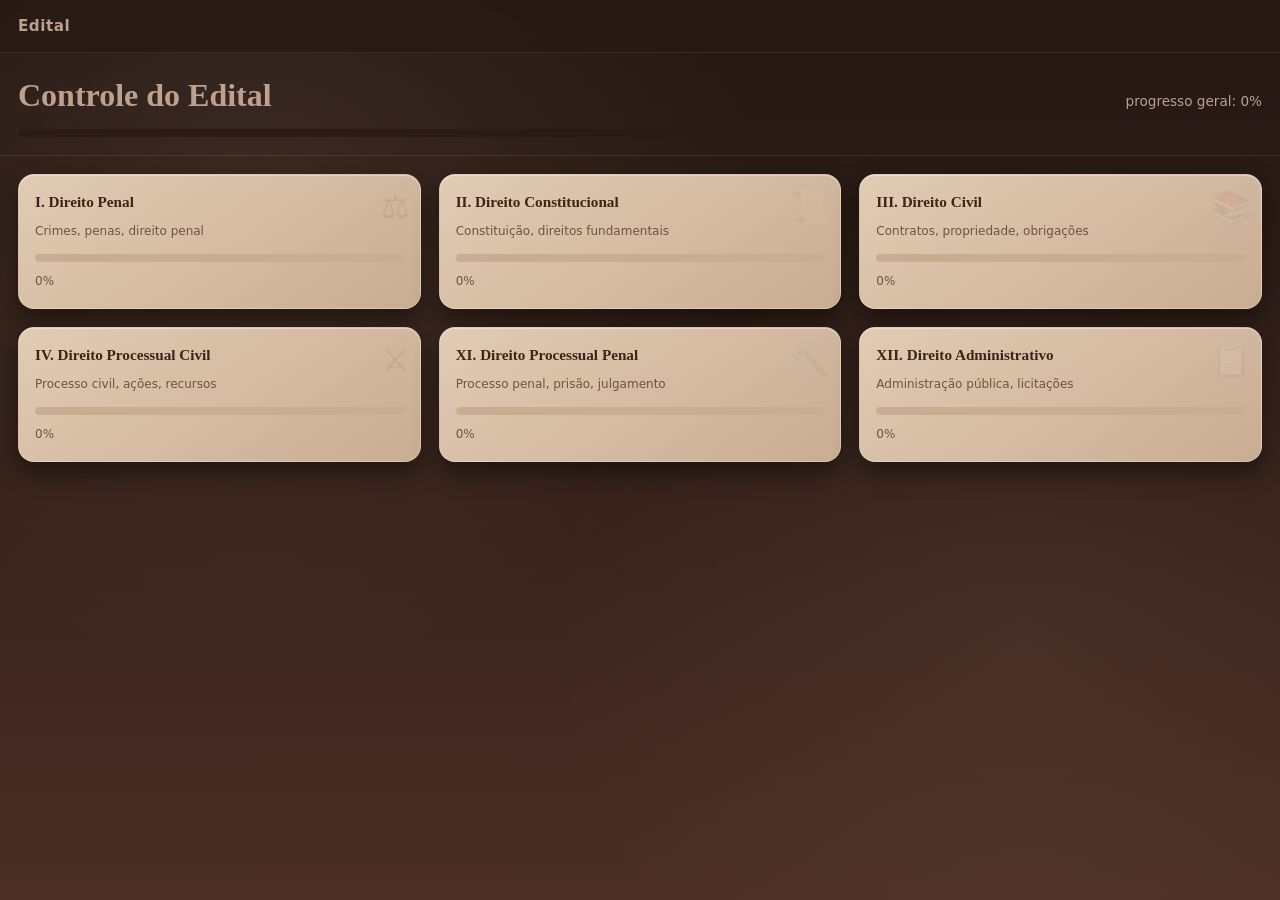
<file: index.html>
<!DOCTYPE html>
<html lang="pt-BR">
<head>
  <meta charset="UTF-8">
  <title>Controle do Edital</title>
  <meta name="viewport" content="width=device-width, initial-scale=1.0">
  <link rel="stylesheet" href="style.css">
</head>

<body>

<!-- MENU -->
<nav class="main-nav">
  <div class="nav-container">

    <div class="nav-brand">
      <span class="nav-title">Edital</span>
    </div>

    <button class="nav-toggle" aria-label="Abrir menu">
      ☰
    </button>

    <ul class="nav-links">
      <li><a href="index.html">Visão geral</a></li>
      <li><a href="hoje.html">Hoje</a></li>
      <li><a href="ciclo.html">Ciclo</a></li>
      <li><a href="estatisticas.html">Estatísticas</a></li>
      <li><a href="config.html">Configurações</a></li>
    </ul>

  </div>
</nav>

<header>
  <div class="header-top">
    <h1>Controle do Edital</h1>
    <span class="subtitle">progresso geral</span>
  </div>

  <!-- Barra de progresso geral -->
  <div class="global-progress">
    <div class="global-progress-fill" id="global-progress-fill"></div>
  </div>
</header>

<main class="container">
  <section class="grid">

    <!-- I -->
    <a class="card" data-materia="direito-penal" href="materias/penal.html">
      <span class="emoji-bg">⚖️</span>
      <h3>I. Direito Penal</h3>
      <small>Crimes, penas, direito penal</small>
      <div class="progress-bar">
        <div class="progress-fill"></div>
      </div>
      <span class="progress-text">0%</span>
    </a>

    <!-- II -->
    <a class="card" data-materia="direito-constitucional" href="materias/const.html">
      <span class="emoji-bg">📜</span>
      <h3>II. Direito Constitucional</h3>
      <small>Constituição, direitos fundamentais</small>
      <div class="progress-bar">
        <div class="progress-fill"></div>
      </div>
      <span class="progress-text">0%</span>
    </a>

    <!-- III -->
    <a class="card" data-materia="direito-civil" href="materias/civ.html">
      <span class="emoji-bg">📚</span>
      <h3>III. Direito Civil</h3>
      <small>Contratos, propriedade, obrigações</small>
      <div class="progress-bar">
        <div class="progress-fill"></div>
      </div>
      <span class="progress-text">0%</span>
    </a>

    <!-- IV -->
    <a class="card" data-materia="direito-processual-civil" href="materias/procciv.html">
      <span class="emoji-bg">⚔️</span>
      <h3>IV. Direito Processual Civil</h3>
      <small>Processo civil, ações, recursos</small>
      <div class="progress-bar">
        <div class="progress-fill"></div>
      </div>
      <span class="progress-text">0%</span>
    </a>

    <!-- V -->
    <a class="card" data-materia="direito-processual-penal" href="materias/procpen.html">
      <span class="emoji-bg">🔨</span>
      <h3>XI. Direito Processual Penal</h3>
      <small>Processo penal, prisão, julgamento</small>
      <div class="progress-bar">
        <div class="progress-fill"></div>
      </div>
      <span class="progress-text">0%</span>
    </a>

    <!-- XII -->
    <a class="card" data-materia="direito-administrativo" href="materias/adm.html">
      <span class="emoji-bg">📋</span>
      <h3>XII. Direito Administrativo</h3>
      <small>Administração pública, licitações</small>
      <div class="progress-bar">
        <div class="progress-fill"></div>
      </div>
      <span class="progress-text">0%</span>
    </a>

  </section>
</main>

<script src="js.js"></script>
</body>
</html>
</file>
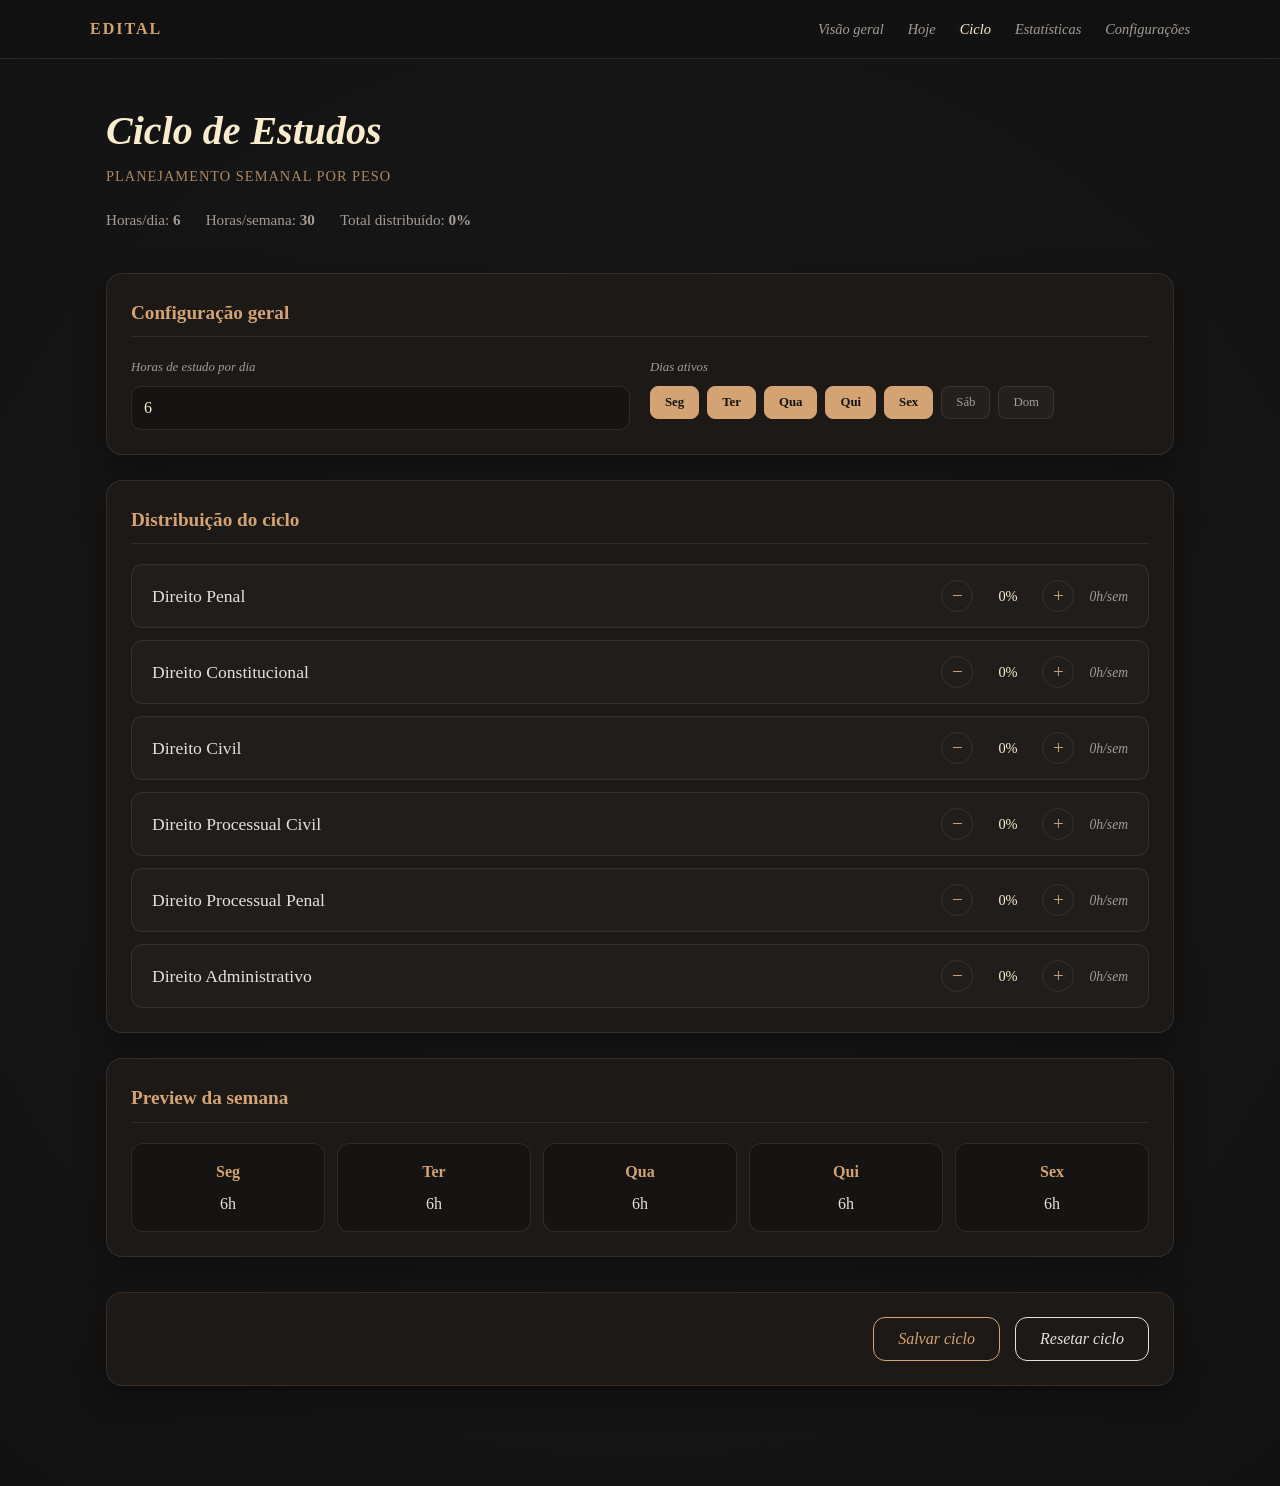
<file: ciclo.html>
<!DOCTYPE html>
<html lang="pt-BR">
<head>
  <meta charset="UTF-8">
  <title>Ciclo — Controle do Edital</title>
  <meta name="viewport" content="width=device-width, initial-scale=1.0">
  <link rel="stylesheet" href="ciclo.css">
</head>

<body>

<nav class="main-nav">
  <div class="nav-container">
    <span class="nav-title">Edital</span>

    <ul class="nav-links">
      <li><a href="index.html">Visão geral</a></li>
      <li><a href="hoje.html">Hoje</a></li>
      <li><a href="ciclo.html" class="active">Ciclo</a></li>
      <li><a href="estatisticas.html">Estatísticas</a></li>
      <li><a href="config.html">Configurações</a></li>
    </ul>
  </div>
</nav>

<header>
  <div class="header-top">
    <h1>Ciclo de Estudos</h1>
    <span class="subtitle">planejamento semanal por peso</span>
  </div>

  <div class="cycle-summary">
    <span>Horas/dia: <strong id="hours-per-day">0</strong></span>
    <span>Horas/semana: <strong id="hours-per-week">0</strong></span>
    <span>Total distribuído: <strong id="percent-used">0%</strong></span>
    <span style="display: none;">Fim: <strong id="cycle-end"></strong></span>
  </div>

  <div class="global-progress">
    <div class="global-progress-fill" id="percent-bar" style="width: 0%;"></div>
  </div>
</header>

<main class="container">

  <section class="panel">
    <h3>Configuração geral</h3>

    <div class="config-grid">
      <div class="config-item">
        <label for="daily-hours">Horas de estudo por dia</label>
        <input type="number" id="daily-hours" min="1" max="12" value="6">
      </div>

      <div class="config-item">
        <label>Dias ativos</label>
        <div class="weekdays" id="weekdays">
          <button type="button" data-day="1">Seg</button>
          <button type="button" data-day="2">Ter</button>
          <button type="button" data-day="3">Qua</button>
          <button type="button" data-day="4">Qui</button>
          <button type="button" data-day="5">Sex</button>
          <button type="button" data-day="6">Sáb</button>
          <button type="button" data-day="0">Dom</button>
        </div>
      </div>
    </div>
  </section>

  <section class="panel">
    <h3>Distribuição do ciclo</h3>

    <div class="cycle-subjects" id="cycle-subjects">
      </div>
  </section>

  <section class="panel">
    <h3>Preview da semana</h3>

    <div class="week-preview" id="week-preview">
      </div>
  </section>

  <section class="panel actions">
    <button id="save-cycle">Salvar ciclo</button>
    <button id="reset-cycle" class="danger">Resetar ciclo</button>
  </section>

</main>

<script src="ciclo.js"></script>
</body>
</html>
</file>
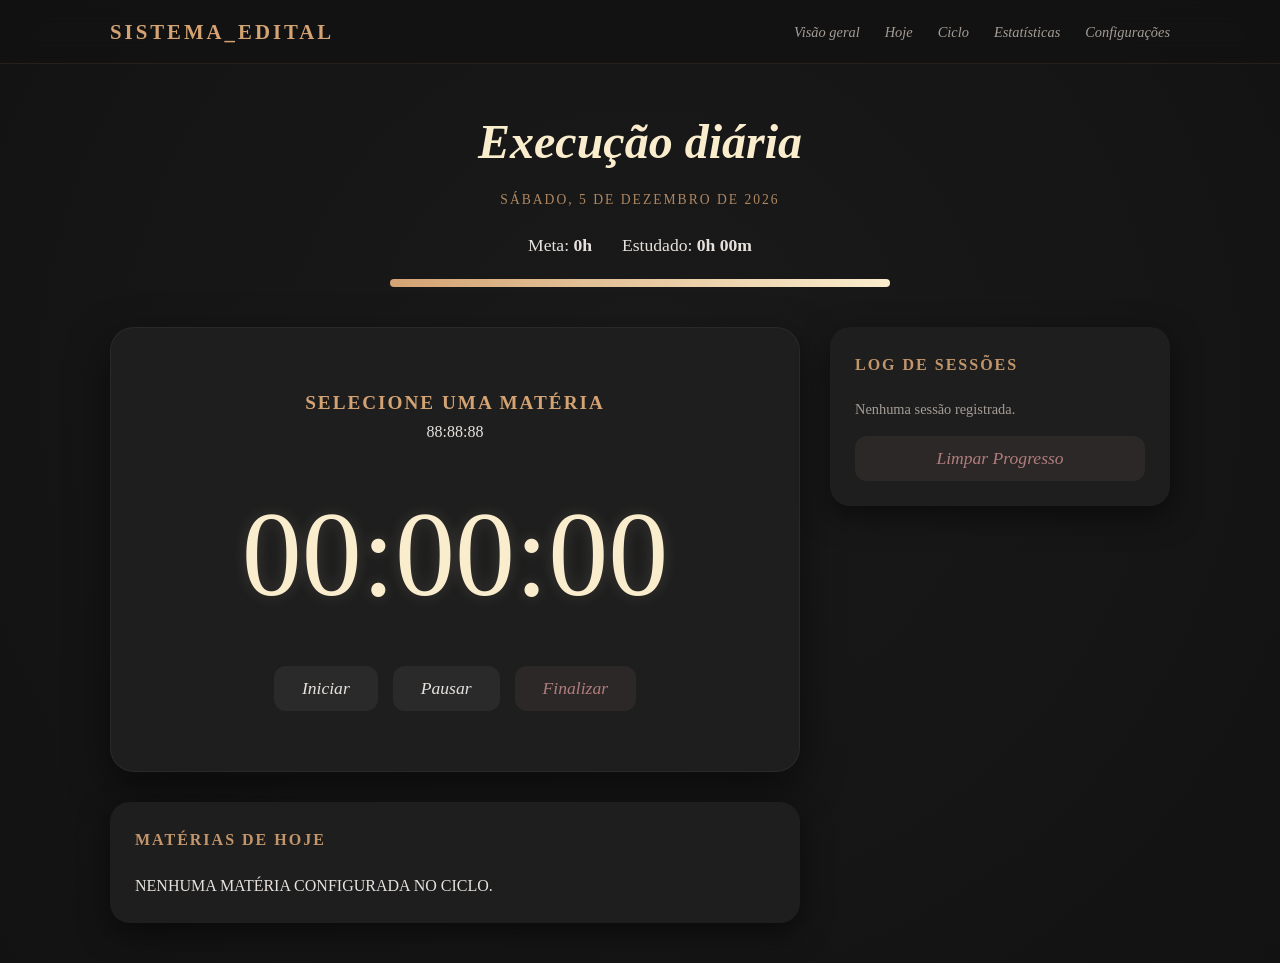
<file: hoje.html>
<!DOCTYPE html>
<html lang="pt-BR">
<head>
  <meta charset="UTF-8">
  <meta name="viewport" content="width=device-width, initial-scale=1.0">
  <title>Hoje — Execução</title>
  <link href="https://fonts.googleapis.com/css2?family=Nunito:wght@400;600;700&family=Quicksand:wght@500;600&display=swap" rel="stylesheet">
  <link rel="stylesheet" href="hoje.css">
</head>
<body>

<nav class="main-nav">
  <div class="nav-container">
    <span class="nav-title">SISTEMA_EDITAL</span>
    <ul class="nav-links">
      <li><a href="index.html">Visão geral</a></li>
      <li><a href="hoje.html">Hoje</a></li>
      <li><a href="ciclo.html">Ciclo</a></li>
      <li><a href="estatisticas.html">Estatísticas</a></li>
      <li><a href="config.html">Configurações</a></li>
    </ul>
  </div>
</nav>

<main class="container">
  <header>
    <h1>Execução diária</h1>
    <p id="current-date-display">—</p>

    <div class="cycle-summary">
      <span>Meta: <strong id="daily-target">0h</strong></span>
      <span>Estudado: <strong id="daily-done">0h 00m</strong></span>
    </div>

    <div class="global-progress">
      <div class="global-progress-fill" id="daily-progress-bar"></div>
    </div>
  </header>

  <section class="today-grid">
    <section>
      <section class="timer-section">
        <h2 id="active-subject-title">Selecione uma matéria</h2>
        <div class="timer-container">
          <div class="timer-bg">88:88:88</div>
          <div class="timer-display" id="main-timer">00:00:00</div>
        </div>

        <div class="timer-controls">
          <button id="btn-start">Iniciar</button>
          <button id="btn-pause">Pausar</button>
          <button id="btn-stop" class="danger">Finalizar</button>
        </div>
      </section>

      <section class="panel">
        <h3>Matérias de hoje</h3>
        <div id="today-subjects-list">
          <div class="subject-card active">
            <div class="subject-info">
              <strong>Direito Constitucional</strong>
              <small>Progresso: 45%</small>
              <div class="progress-mini">
                <div class="progress-mini-fill" style="width: 45%;"></div>
              </div>
            </div>
          </div>
        </div>
      </section>
    </section>

    <aside>
      <section class="panel">
        <h3>Log de sessões</h3>
        <div class="session-log" id="session-log-list">
          <p class="empty-log">Nenhuma sessão registrada.</p>
        </div>
        <button id="btn-clear-logs" class="danger" style="width: 100%; margin-top: 15px;">
          Limpar Progresso
        </button>
      </section>
    </aside>
  </section>
</main>

<script src="hoje.js"></script>
</body>
</html>
</file>
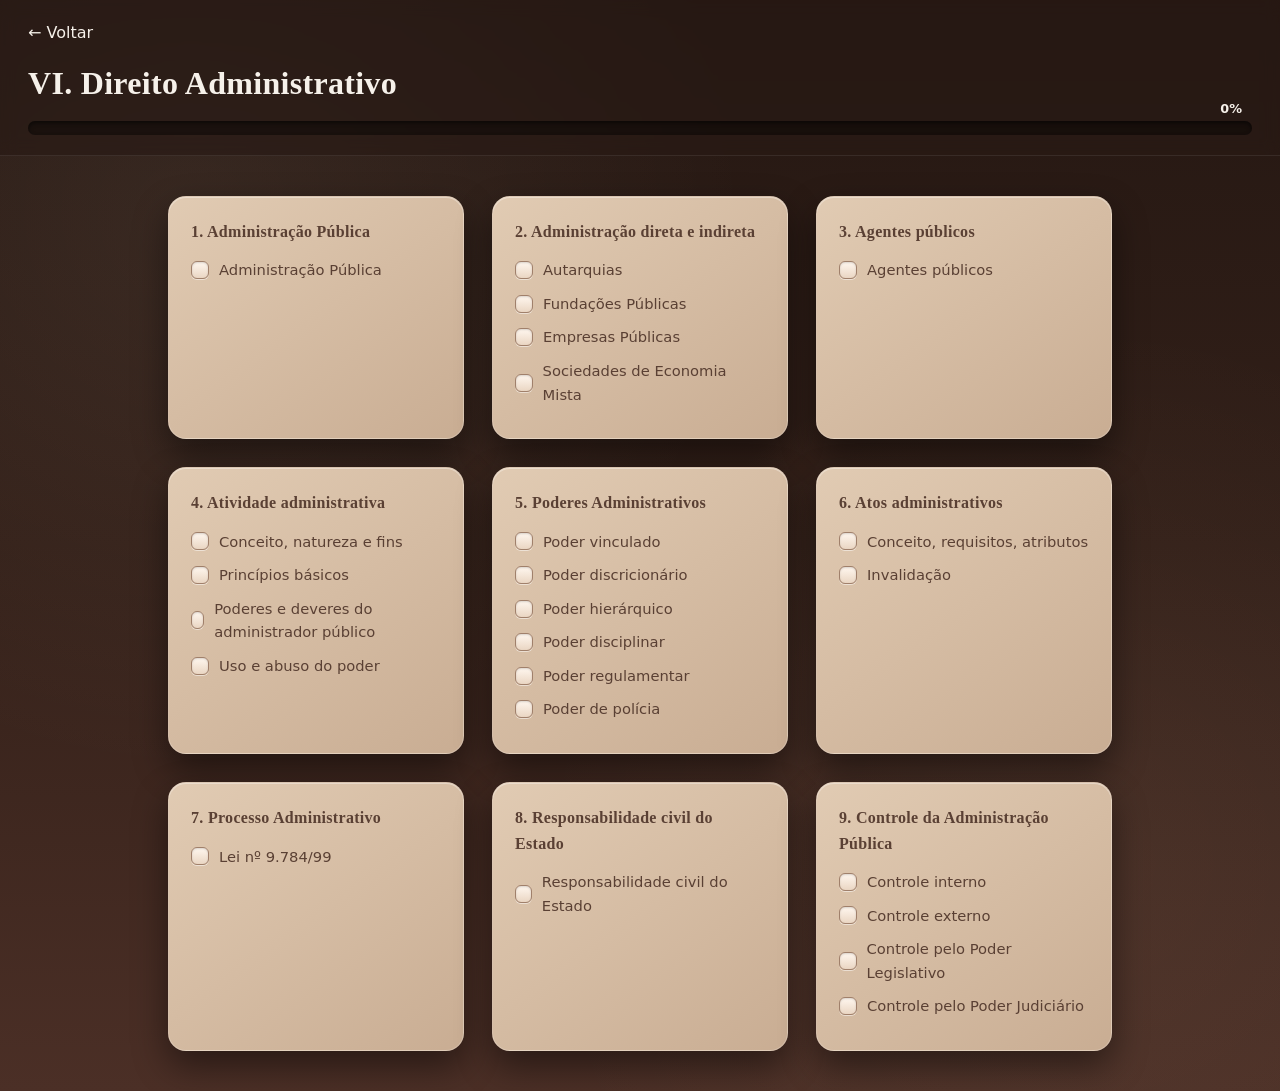
<file: materias/adm.html>
<!DOCTYPE html>
<html lang="pt-BR">
<head>
  <meta charset="UTF-8">
  <title>VI. Direito Administrativo</title>
  <meta name="viewport" content="width=device-width, initial-scale=1.0">
  <link rel="stylesheet" href="geral.css">
</head>
<body>

<header class="top-bar">
  <a href="../index.html" class="back">← Voltar</a>
  <h1>VI. Direito Administrativo</h1>

  <div class="progress-wrapper">
    <div class="progress-bar">
      <div class="progress-fill"></div>
      <span class="progress-text">0%</span>
    </div>
  </div>
</header>

<main class="content" data-materia="direito-administrativo">

  <!-- 1. Administração Pública -->
  <section class="bloco">
    <h2>1. Administração Pública</h2>
    <label><input type="checkbox"> Administração Pública</label>
  </section>

  <!-- 2. Administração direta e indireta -->
  <section class="bloco">
    <h2>2. Administração direta e indireta</h2>
    <label><input type="checkbox"> Autarquias</label>
    <label><input type="checkbox"> Fundações Públicas</label>
    <label><input type="checkbox"> Empresas Públicas</label>
    <label><input type="checkbox"> Sociedades de Economia Mista</label>
  </section>

  <!-- 3. Agentes públicos -->
  <section class="bloco">
    <h2>3. Agentes públicos</h2>
    <label><input type="checkbox"> Agentes públicos</label>
  </section>

  <!-- 4. Atividade administrativa -->
  <section class="bloco">
    <h2>4. Atividade administrativa</h2>
    <label><input type="checkbox"> Conceito, natureza e fins</label>
    <label><input type="checkbox"> Princípios básicos</label>
    <label><input type="checkbox"> Poderes e deveres do administrador público</label>
    <label><input type="checkbox"> Uso e abuso do poder</label>
  </section>

  <!-- 5. Poderes Administrativos -->
  <section class="bloco">
    <h2>5. Poderes Administrativos</h2>
    <label><input type="checkbox"> Poder vinculado</label>
    <label><input type="checkbox"> Poder discricionário</label>
    <label><input type="checkbox"> Poder hierárquico</label>
    <label><input type="checkbox"> Poder disciplinar</label>
    <label><input type="checkbox"> Poder regulamentar</label>
    <label><input type="checkbox"> Poder de polícia</label>
  </section>

  <!-- 6. Atos administrativos -->
  <section class="bloco">
    <h2>6. Atos administrativos</h2>
    <label><input type="checkbox"> Conceito, requisitos, atributos</label>
    <label><input type="checkbox"> Invalidação</label>
  </section>

  <!-- 7. Processo Administrativo -->
  <section class="bloco">
    <h2>7. Processo Administrativo</h2>
    <label><input type="checkbox"> Lei nº 9.784/99</label>
  </section>

  <!-- 8. Responsabilidade civil do Estado -->
  <section class="bloco">
    <h2>8. Responsabilidade civil do Estado</h2>
    <label><input type="checkbox"> Responsabilidade civil do Estado</label>
  </section>

  <!-- 9. Controle da Administração Pública -->
  <section class="bloco">
    <h2>9. Controle da Administração Pública</h2>
    <label><input type="checkbox"> Controle interno</label>
    <label><input type="checkbox"> Controle externo</label>
    <label><input type="checkbox"> Controle pelo Poder Legislativo</label>
    <label><input type="checkbox"> Controle pelo Poder Judiciário</label>
  </section>

</main>

<script src="geral.js"></script>
</body>
</html>
</file>
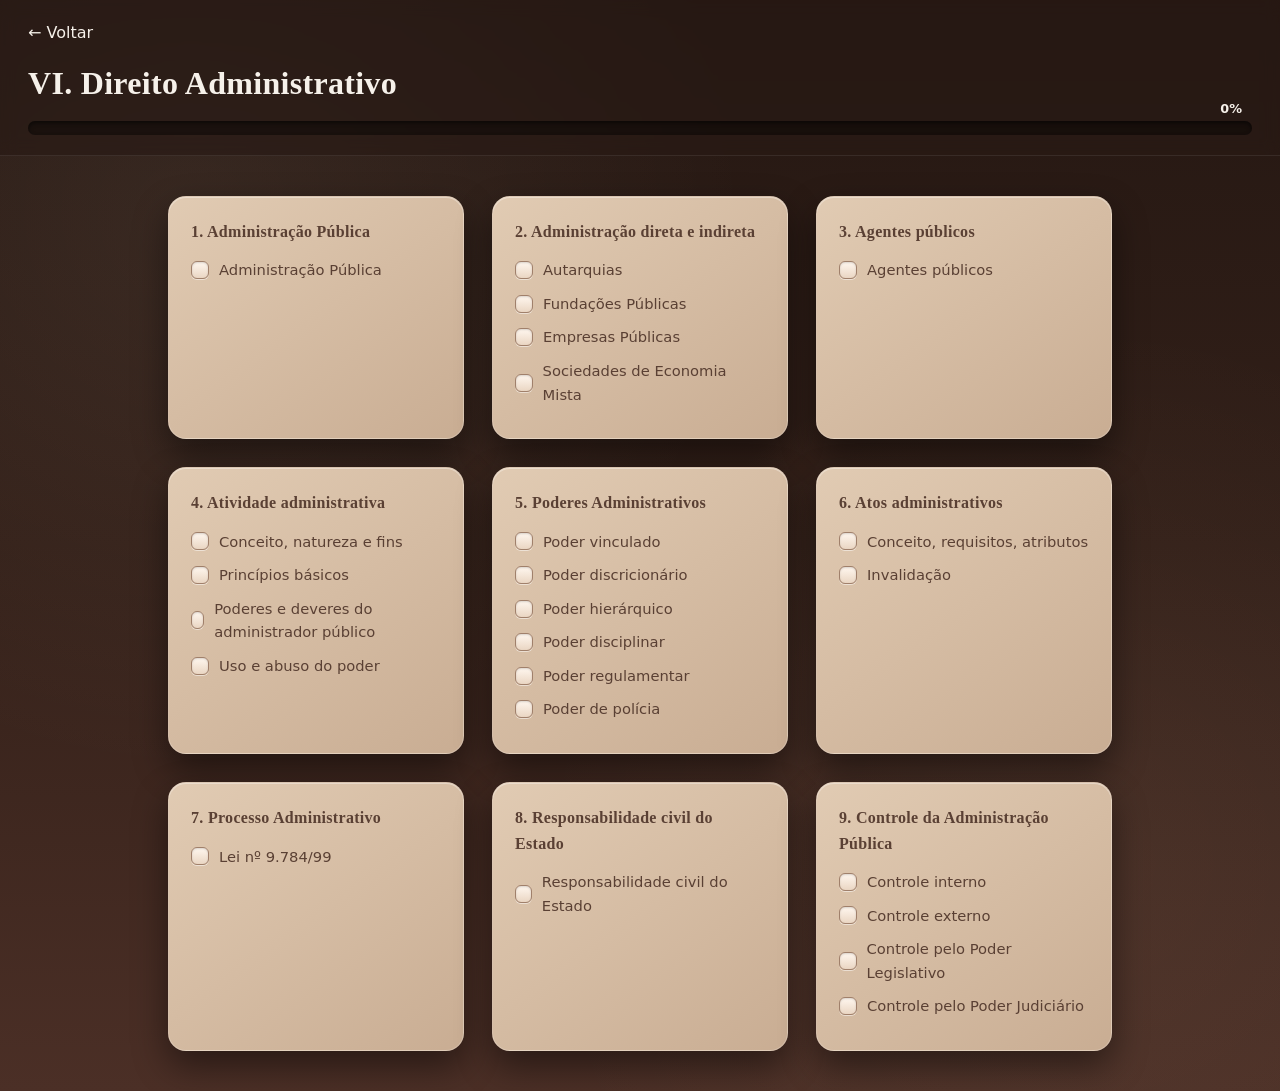
<file: materias/civ.html>
<!DOCTYPE html>
<html lang="pt-BR">
<head>
  <meta charset="UTF-8">
  <title>Direito Civil</title>
  <meta name="viewport" content="width=device-width, initial-scale=1.0">
  <link rel="stylesheet" href="geral.css">
</head>
<body>

<header class="top-bar">
  <a href="../index.html" class="back">← Voltar</a>
  <h1>VI. Direito Administrativo</h1>

  <div class="progress-wrapper">
    <div class="progress-bar">
      <div class="progress-fill"></div>
      <span class="progress-text">0%</span>
    </div>
  </div>
</header>

<main class="content" data-materia="direito-administrativo">

  <!-- 1. Administração Pública -->
  <section class="bloco">
    <h2>1. Administração Pública</h2>
    <label><input type="checkbox"> Administração Pública</label>
  </section>

  <!-- 2. Administração direta e indireta -->
  <section class="bloco">
    <h2>2. Administração direta e indireta</h2>
    <label><input type="checkbox"> Autarquias</label>
    <label><input type="checkbox"> Fundações Públicas</label>
    <label><input type="checkbox"> Empresas Públicas</label>
    <label><input type="checkbox"> Sociedades de Economia Mista</label>
  </section>

  <!-- 3. Agentes públicos -->
  <section class="bloco">
    <h2>3. Agentes públicos</h2>
    <label><input type="checkbox"> Agentes públicos</label>
  </section>

  <!-- 4. Atividade administrativa -->
  <section class="bloco">
    <h2>4. Atividade administrativa</h2>
    <label><input type="checkbox"> Conceito, natureza e fins</label>
    <label><input type="checkbox"> Princípios básicos</label>
    <label><input type="checkbox"> Poderes e deveres do administrador público</label>
    <label><input type="checkbox"> Uso e abuso do poder</label>
  </section>

  <!-- 5. Poderes Administrativos -->
  <section class="bloco">
    <h2>5. Poderes Administrativos</h2>
    <label><input type="checkbox"> Poder vinculado</label>
    <label><input type="checkbox"> Poder discricionário</label>
    <label><input type="checkbox"> Poder hierárquico</label>
    <label><input type="checkbox"> Poder disciplinar</label>
    <label><input type="checkbox"> Poder regulamentar</label>
    <label><input type="checkbox"> Poder de polícia</label>
  </section>

  <!-- 6. Atos administrativos -->
  <section class="bloco">
    <h2>6. Atos administrativos</h2>
    <label><input type="checkbox"> Conceito, requisitos, atributos</label>
    <label><input type="checkbox"> Invalidação</label>
  </section>

  <!-- 7. Processo Administrativo -->
  <section class="bloco">
    <h2>7. Processo Administrativo</h2>
    <label><input type="checkbox"> Lei nº 9.784/99</label>
  </section>

  <!-- 8. Responsabilidade civil do Estado -->
  <section class="bloco">
    <h2>8. Responsabilidade civil do Estado</h2>
    <label><input type="checkbox"> Responsabilidade civil do Estado</label>
  </section>

  <!-- 9. Controle da Administração Pública -->
  <section class="bloco">
    <h2>9. Controle da Administração Pública</h2>
    <label><input type="checkbox"> Controle interno</label>
    <label><input type="checkbox"> Controle externo</label>
    <label><input type="checkbox"> Controle pelo Poder Legislativo</label>
    <label><input type="checkbox"> Controle pelo Poder Judiciário</label>
  </section>

</main>

<script src="geral.js"></script>
</body>
</html>
</file>
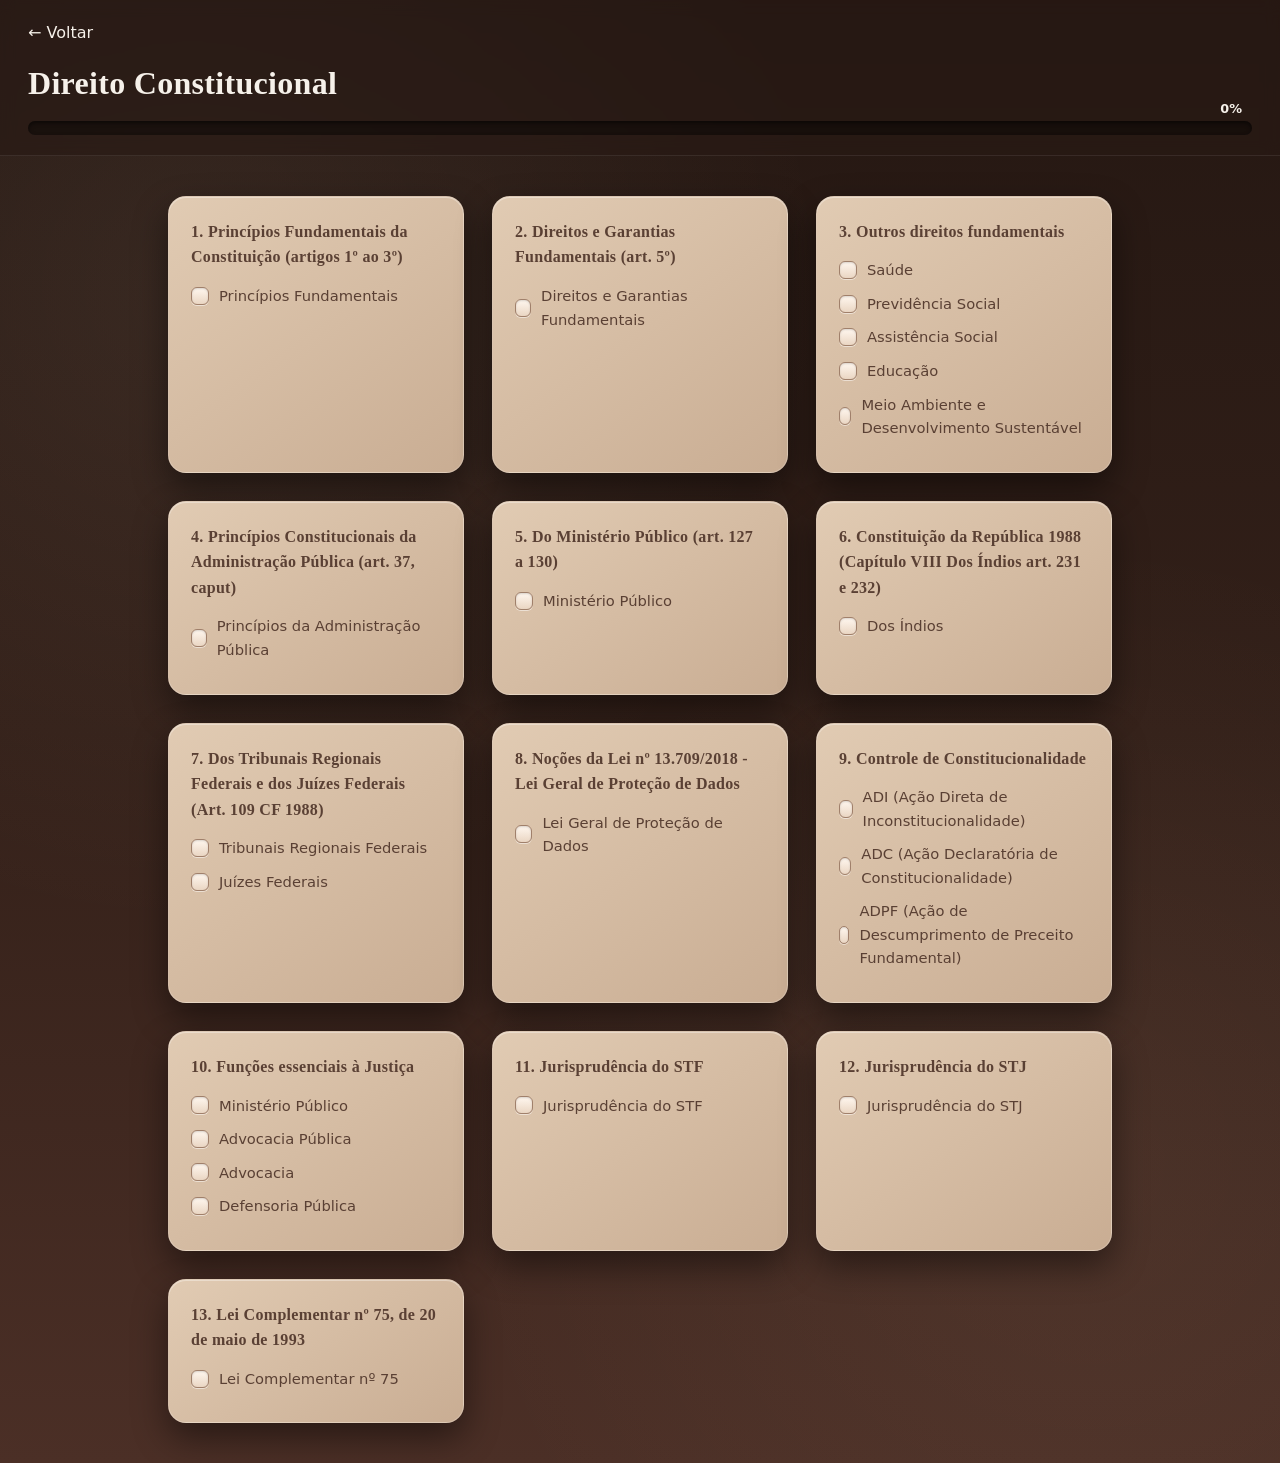
<file: materias/const.html>
<!DOCTYPE html>
<html lang="pt-BR">
<head>
  <meta charset="UTF-8">
  <title>Direito Constitucional</title>
  <meta name="viewport" content="width=device-width, initial-scale=1.0">
  <link rel="stylesheet" href="geral.css">
</head>
<body>

<header class="top-bar">
  <a href="../index.html" class="back">← Voltar</a>
  <h1>Direito Constitucional</h1>

  <div class="progress-wrapper">
    <div class="progress-bar">
      <div class="progress-fill"></div>
      <span class="progress-text">0%</span>
    </div>
  </div>
</header>

<main class="content" data-materia="direito-constitucional">

  <!-- 1. Princípios Fundamentais da Constituição -->
  <section class="bloco">
    <h2>1. Princípios Fundamentais da Constituição (artigos 1º ao 3º)</h2>
    <label><input type="checkbox"> Princípios Fundamentais</label>
  </section>

  <!-- 2. Direitos e Garantias Fundamentais -->
  <section class="bloco">
    <h2>2. Direitos e Garantias Fundamentais (art. 5º)</h2>
    <label><input type="checkbox"> Direitos e Garantias Fundamentais</label>
  </section>

  <!-- 3. Outros direitos fundamentais -->
  <section class="bloco">
    <h2>3. Outros direitos fundamentais</h2>
    <label><input type="checkbox"> Saúde</label>
    <label><input type="checkbox"> Previdência Social</label>
    <label><input type="checkbox"> Assistência Social</label>
    <label><input type="checkbox"> Educação</label>
    <label><input type="checkbox"> Meio Ambiente e Desenvolvimento Sustentável</label>
  </section>

  <!-- 4. Princípios Constitucionais da Administração Pública -->
  <section class="bloco">
    <h2>4. Princípios Constitucionais da Administração Pública (art. 37, caput)</h2>
    <label><input type="checkbox"> Princípios da Administração Pública</label>
  </section>

  <!-- 5. Do Ministério Público -->
  <section class="bloco">
    <h2>5. Do Ministério Público (art. 127 a 130)</h2>
    <label><input type="checkbox"> Ministério Público</label>
  </section>

  <!-- 6. Constituição da República 1988 - Dos Índios -->
  <section class="bloco">
    <h2>6. Constituição da República 1988 (Capítulo VIII Dos Índios art. 231 e 232)</h2>
    <label><input type="checkbox"> Dos Índios</label>
  </section>

  <!-- 7. Dos Tribunais Regionais Federais e dos Juízes Federais -->
  <section class="bloco">
    <h2>7. Dos Tribunais Regionais Federais e dos Juízes Federais (Art. 109 CF 1988)</h2>
    <label><input type="checkbox"> Tribunais Regionais Federais</label>
    <label><input type="checkbox"> Juízes Federais</label>
  </section>

  <!-- 8. Lei Geral de Proteção de Dados -->
  <section class="bloco">
    <h2>8. Noções da Lei nº 13.709/2018 - Lei Geral de Proteção de Dados</h2>
    <label><input type="checkbox"> Lei Geral de Proteção de Dados</label>
  </section>

  <!-- 9. Controle de Constitucionalidade -->
  <section class="bloco">
    <h2>9. Controle de Constitucionalidade</h2>
    <label><input type="checkbox"> ADI (Ação Direta de Inconstitucionalidade)</label>
    <label><input type="checkbox"> ADC (Ação Declaratória de Constitucionalidade)</label>
    <label><input type="checkbox"> ADPF (Ação de Descumprimento de Preceito Fundamental)</label>
  </section>

  <!-- 10. Funções essenciais à Justiça -->
  <section class="bloco">
    <h2>10. Funções essenciais à Justiça</h2>
    <label><input type="checkbox"> Ministério Público</label>
    <label><input type="checkbox"> Advocacia Pública</label>
    <label><input type="checkbox"> Advocacia</label>
    <label><input type="checkbox"> Defensoria Pública</label>
  </section>

  <!-- 11. Jurisprudência do STF -->
  <section class="bloco">
    <h2>11. Jurisprudência do STF</h2>
    <label><input type="checkbox"> Jurisprudência do STF</label>
  </section>

  <!-- 12. Jurisprudência do STJ -->
  <section class="bloco">
    <h2>12. Jurisprudência do STJ</h2>
    <label><input type="checkbox"> Jurisprudência do STJ</label>
  </section>

  <!-- 13. Lei Complementar nº 75 -->
  <section class="bloco">
    <h2>13. Lei Complementar nº 75, de 20 de maio de 1993</h2>
    <label><input type="checkbox"> Lei Complementar nº 75</label>
  </section>

</main>

<script src="geral.js"></script>
</body>
</html>
</file>
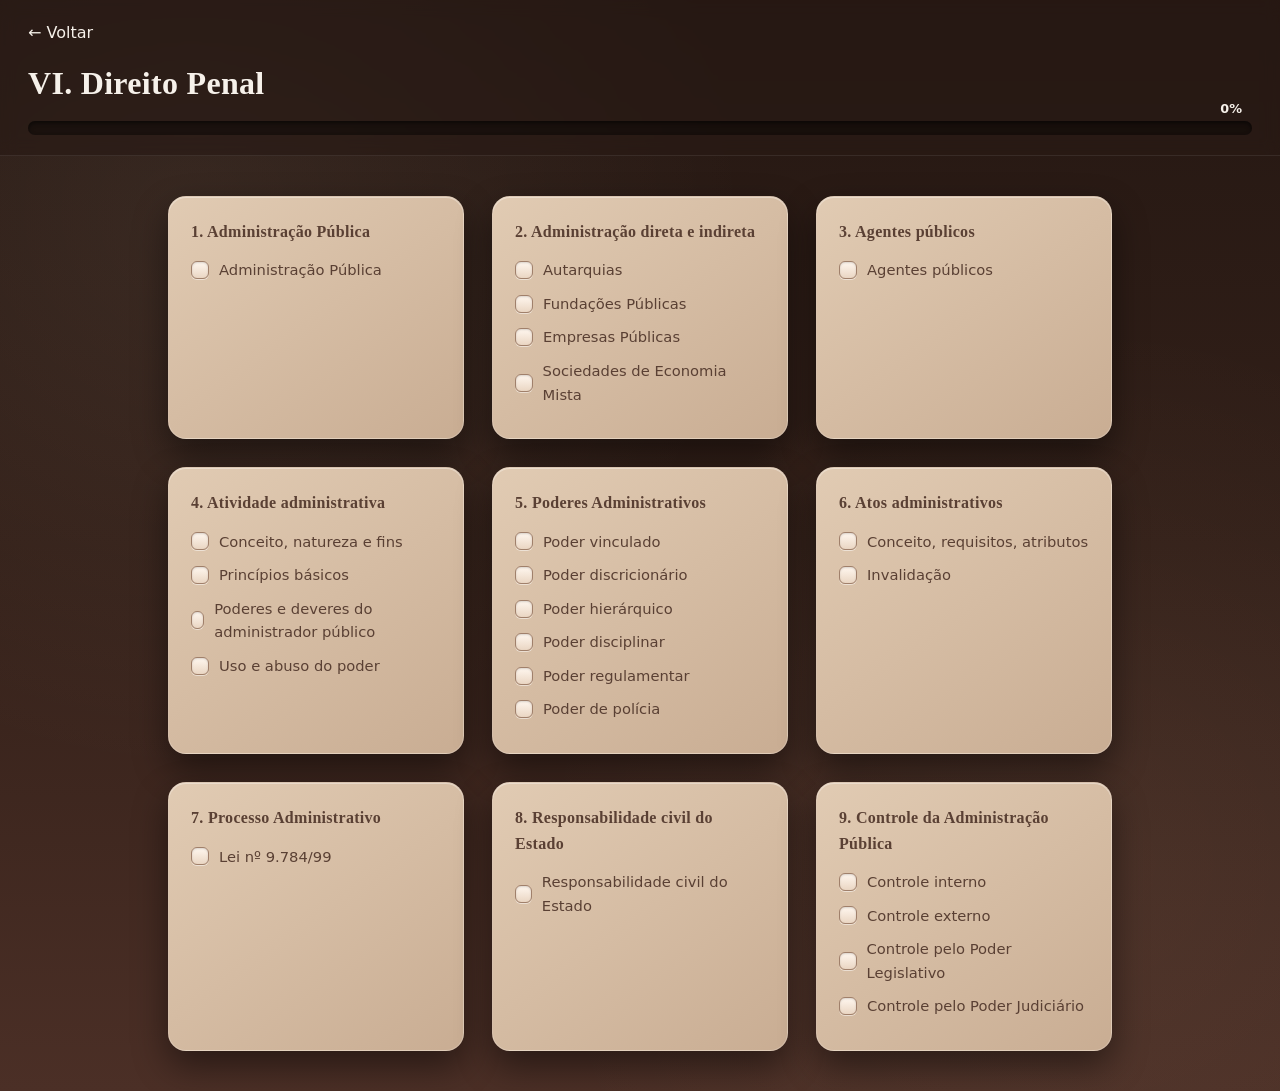
<file: materias/penal.html>
<!DOCTYPE html>
<html lang="pt-BR">
<head>
  <meta charset="UTF-8">
  <title>VI. Direito Penal</title>
  <meta name="viewport" content="width=device-width, initial-scale=1.0">
  <link rel="stylesheet" href="geral.css">
</head>
<body>

<header class="top-bar">
  <a href="../index.html" class="back">← Voltar</a>
  <h1>VI. Direito Penal</h1>

  <div class="progress-wrapper">
    <div class="progress-bar">
      <div class="progress-fill"></div>
      <span class="progress-text">0%</span>
    </div>
  </div>
</header>

<main class="content" data-materia="direito-administrativo">

  <!-- 1. Administração Pública -->
  <section class="bloco">
    <h2>1. Administração Pública</h2>
    <label><input type="checkbox"> Administração Pública</label>
  </section>

  <!-- 2. Administração direta e indireta -->
  <section class="bloco">
    <h2>2. Administração direta e indireta</h2>
    <label><input type="checkbox"> Autarquias</label>
    <label><input type="checkbox"> Fundações Públicas</label>
    <label><input type="checkbox"> Empresas Públicas</label>
    <label><input type="checkbox"> Sociedades de Economia Mista</label>
  </section>

  <!-- 3. Agentes públicos -->
  <section class="bloco">
    <h2>3. Agentes públicos</h2>
    <label><input type="checkbox"> Agentes públicos</label>
  </section>

  <!-- 4. Atividade administrativa -->
  <section class="bloco">
    <h2>4. Atividade administrativa</h2>
    <label><input type="checkbox"> Conceito, natureza e fins</label>
    <label><input type="checkbox"> Princípios básicos</label>
    <label><input type="checkbox"> Poderes e deveres do administrador público</label>
    <label><input type="checkbox"> Uso e abuso do poder</label>
  </section>

  <!-- 5. Poderes Administrativos -->
  <section class="bloco">
    <h2>5. Poderes Administrativos</h2>
    <label><input type="checkbox"> Poder vinculado</label>
    <label><input type="checkbox"> Poder discricionário</label>
    <label><input type="checkbox"> Poder hierárquico</label>
    <label><input type="checkbox"> Poder disciplinar</label>
    <label><input type="checkbox"> Poder regulamentar</label>
    <label><input type="checkbox"> Poder de polícia</label>
  </section>

  <!-- 6. Atos administrativos -->
  <section class="bloco">
    <h2>6. Atos administrativos</h2>
    <label><input type="checkbox"> Conceito, requisitos, atributos</label>
    <label><input type="checkbox"> Invalidação</label>
  </section>

  <!-- 7. Processo Administrativo -->
  <section class="bloco">
    <h2>7. Processo Administrativo</h2>
    <label><input type="checkbox"> Lei nº 9.784/99</label>
  </section>

  <!-- 8. Responsabilidade civil do Estado -->
  <section class="bloco">
    <h2>8. Responsabilidade civil do Estado</h2>
    <label><input type="checkbox"> Responsabilidade civil do Estado</label>
  </section>

  <!-- 9. Controle da Administração Pública -->
  <section class="bloco">
    <h2>9. Controle da Administração Pública</h2>
    <label><input type="checkbox"> Controle interno</label>
    <label><input type="checkbox"> Controle externo</label>
    <label><input type="checkbox"> Controle pelo Poder Legislativo</label>
    <label><input type="checkbox"> Controle pelo Poder Judiciário</label>
  </section>

</main>

<script src="geral.js"></script>
</body>
</html>
</file>
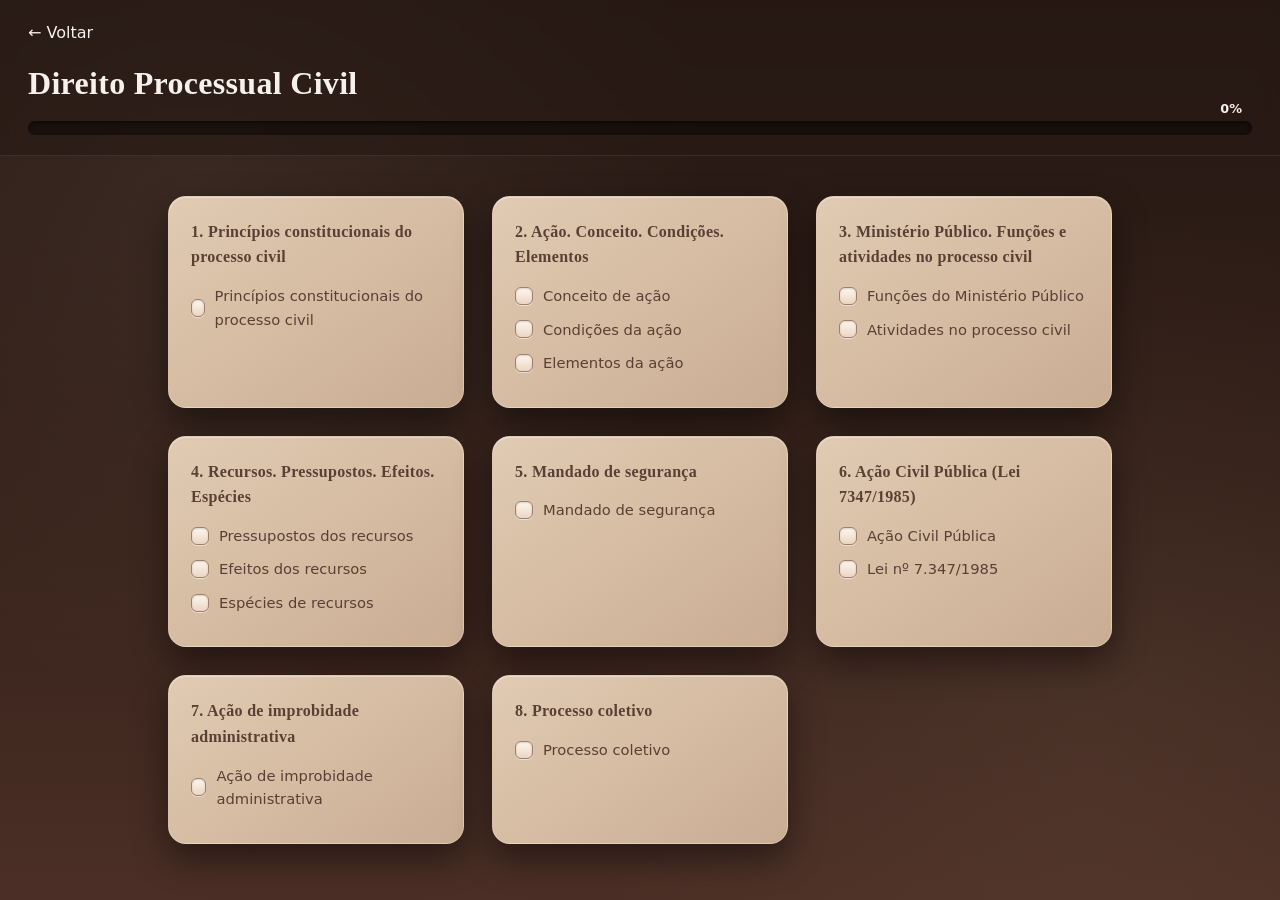
<file: materias/procciv.html>
<!DOCTYPE html>
<html lang="pt-BR">
<head>
  <meta charset="UTF-8">
  <title>Direito Processual Civil</title>
  <meta name="viewport" content="width=device-width, initial-scale=1.0">
  <link rel="stylesheet" href="geral.css">
</head>
<body>

<header class="top-bar">
  <a href="../index.html" class="back">← Voltar</a>
  <h1>Direito Processual Civil</h1>

  <div class="progress-wrapper">
    <div class="progress-bar">
      <div class="progress-fill"></div>
      <span class="progress-text">0%</span>
    </div>
  </div>
</header>

<main class="content" data-materia="direito-processual-civil">

  <!-- 1. Princípios constitucionais do processo civil -->
  <section class="bloco">
    <h2>1. Princípios constitucionais do processo civil</h2>
    <label><input type="checkbox"> Princípios constitucionais do processo civil</label>
  </section>

  <!-- 2. Ação -->
  <section class="bloco">
    <h2>2. Ação. Conceito. Condições. Elementos</h2>
    <label><input type="checkbox"> Conceito de ação</label>
    <label><input type="checkbox"> Condições da ação</label>
    <label><input type="checkbox"> Elementos da ação</label>
  </section>

  <!-- 3. Ministério Público -->
  <section class="bloco">
    <h2>3. Ministério Público. Funções e atividades no processo civil</h2>
    <label><input type="checkbox"> Funções do Ministério Público</label>
    <label><input type="checkbox"> Atividades no processo civil</label>
  </section>

  <!-- 4. Recursos -->
  <section class="bloco">
    <h2>4. Recursos. Pressupostos. Efeitos. Espécies</h2>
    <label><input type="checkbox"> Pressupostos dos recursos</label>
    <label><input type="checkbox"> Efeitos dos recursos</label>
    <label><input type="checkbox"> Espécies de recursos</label>
  </section>

  <!-- 5. Mandado de segurança -->
  <section class="bloco">
    <h2>5. Mandado de segurança</h2>
    <label><input type="checkbox"> Mandado de segurança</label>
  </section>

  <!-- 6. Ação Civil Pública -->
  <section class="bloco">
    <h2>6. Ação Civil Pública (Lei 7347/1985)</h2>
    <label><input type="checkbox"> Ação Civil Pública</label>
    <label><input type="checkbox"> Lei nº 7.347/1985</label>
  </section>

  <!-- 7. Ação de improbidade administrativa -->
  <section class="bloco">
    <h2>7. Ação de improbidade administrativa</h2>
    <label><input type="checkbox"> Ação de improbidade administrativa</label>
  </section>

  <!-- 8. Processo coletivo -->
  <section class="bloco">
    <h2>8. Processo coletivo</h2>
    <label><input type="checkbox"> Processo coletivo</label>
  </section>

</main>

<script src="geral.js"></script>
</body>
</html>
</file>
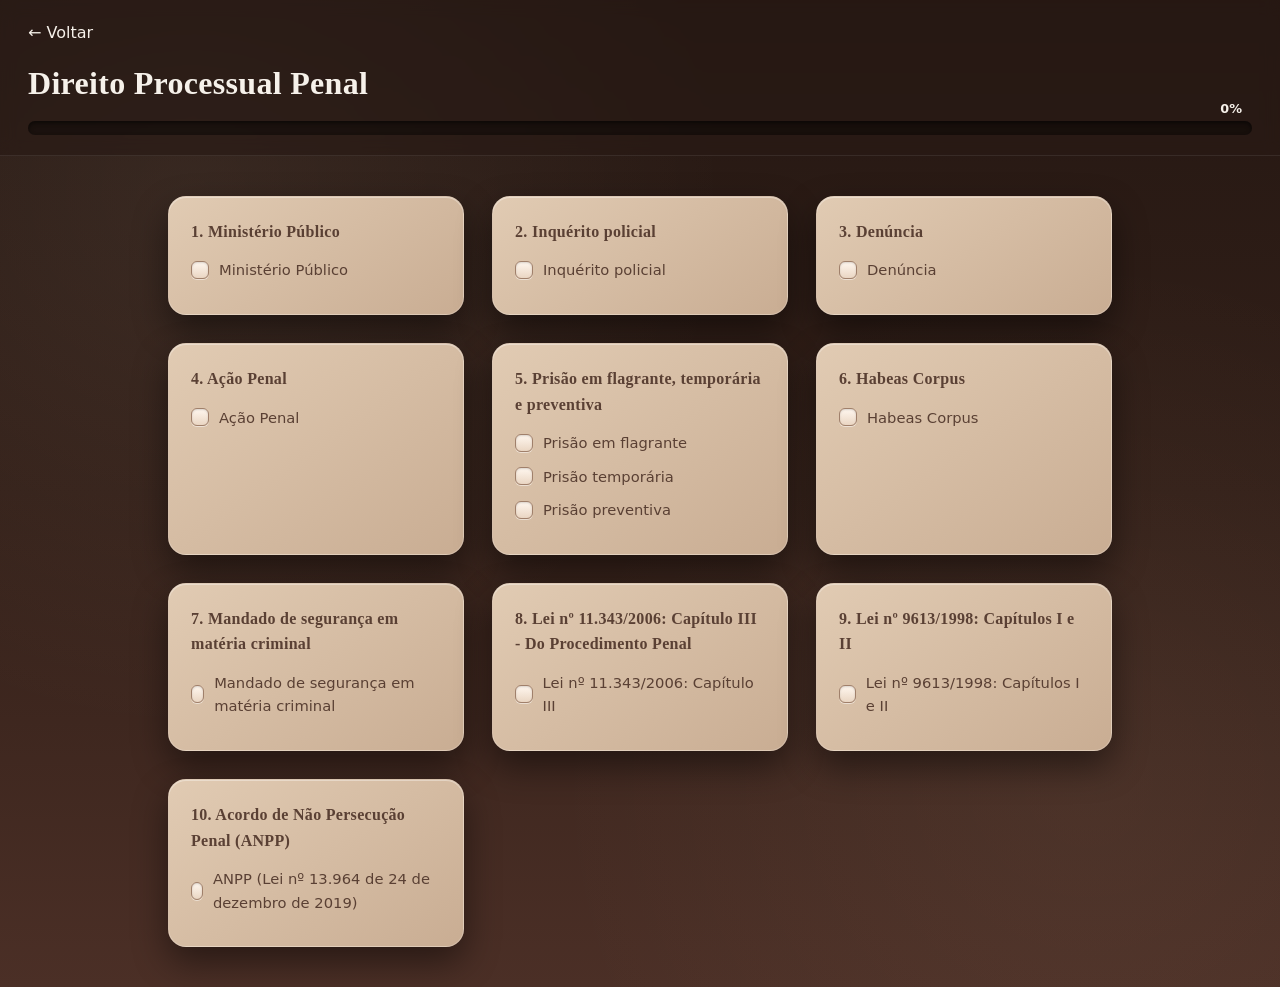
<file: materias/procpenal.html>
<!DOCTYPE html>
<html lang="pt-BR">
<head>
  <meta charset="UTF-8">
  <title>Direito Processual Penal</title>
  <meta name="viewport" content="width=device-width, initial-scale=1.0">
  <link rel="stylesheet" href="geral.css">
</head>
<body>

<header class="top-bar">
  <a href="../index.html" class="back">← Voltar</a>
  <h1>Direito Processual Penal</h1>

  <div class="progress-wrapper">
    <div class="progress-bar">
      <div class="progress-fill"></div>
      <span class="progress-text">0%</span>
    </div>
  </div>
</header>

<main class="content" data-materia="direito-processual-penal">

  <!-- 1. Ministério Público -->
  <section class="bloco">
    <h2>1. Ministério Público</h2>
    <label><input type="checkbox"> Ministério Público</label>
  </section>

  <!-- 2. Inquérito policial -->
  <section class="bloco">
    <h2>2. Inquérito policial</h2>
    <label><input type="checkbox"> Inquérito policial</label>
  </section>

  <!-- 3. Denúncia -->
  <section class="bloco">
    <h2>3. Denúncia</h2>
    <label><input type="checkbox"> Denúncia</label>
  </section>

  <!-- 4. Ação Penal -->
  <section class="bloco">
    <h2>4. Ação Penal</h2>
    <label><input type="checkbox"> Ação Penal</label>
  </section>

  <!-- 5. Prisão em flagrante, temporária e preventiva -->
  <section class="bloco">
    <h2>5. Prisão em flagrante, temporária e preventiva</h2>
    <label><input type="checkbox"> Prisão em flagrante</label>
    <label><input type="checkbox"> Prisão temporária</label>
    <label><input type="checkbox"> Prisão preventiva</label>
  </section>

  <!-- 6. Habeas Corpus -->
  <section class="bloco">
    <h2>6. Habeas Corpus</h2>
    <label><input type="checkbox"> Habeas Corpus</label>
  </section>

  <!-- 7. Mandado de segurança em matéria criminal -->
  <section class="bloco">
    <h2>7. Mandado de segurança em matéria criminal</h2>
    <label><input type="checkbox"> Mandado de segurança em matéria criminal</label>
  </section>

  <!-- 8. Lei nº 11.343/2006: Capítulo III - Do Procedimento Penal -->
  <section class="bloco">
    <h2>8. Lei nº 11.343/2006: Capítulo III - Do Procedimento Penal</h2>
    <label><input type="checkbox"> Lei nº 11.343/2006: Capítulo III</label>
  </section>

  <!-- 9. Lei nº 9613/1998: Capítulos I e II -->
  <section class="bloco">
    <h2>9. Lei nº 9613/1998: Capítulos I e II</h2>
    <label><input type="checkbox"> Lei nº 9613/1998: Capítulos I e II</label>
  </section>

  <!-- 10. Acordo de Não Persecução Penal (ANPP) -->
  <section class="bloco">
    <h2>10. Acordo de Não Persecução Penal (ANPP)</h2>
    <label><input type="checkbox"> ANPP (Lei nº 13.964 de 24 de dezembro de 2019)</label>
  </section>

</main>

<script src="geral.js"></script>
</body>
</html>
</file>
<file: style.css>
/* RESET */
*{
  margin:0;
  padding:0;
  box-sizing:border-box;
  font-family:"Nunito",system-ui,-apple-system,BlinkMacSystemFont,sans-serif;
}

/* ================= BASE ================= */

body{

  background:
  radial-gradient(circle at 20% 20%,rgba(255,220,190,0.08),transparent 40%),
  radial-gradient(circle at 80% 70%,rgba(255,220,190,0.05),transparent 40%),
  linear-gradient(180deg,#241712,#332019,#4b2f26);

  color:#bda08d;

  min-height:100vh;
  line-height:1.5;
  overflow-x:hidden;
}

/* títulos cozy */

h1,h2,h3{
  font-family:"DM Serif Text",serif;
}

/* ================= MENU ================= */

.main-nav{
  position:sticky;
  top:0;
  z-index:100;

  background:rgba(40,25,20,0.8);

  backdrop-filter:blur(6px);

  border-bottom:1px solid rgba(255,255,255,0.08);
}

.nav-container{
  padding:14px 18px;

  display:flex;
  align-items:center;
  justify-content:space-between;
}

.nav-title{
  font-size:.95rem;
  font-weight:600;
  letter-spacing:.5px;
}

.nav-toggle{
  background:none;
  border:none;
  color:#e8d6c6;
  font-size:1.4rem;
  cursor:pointer;
  display:none;
}

.nav-links{
  list-style:none;
  display:flex;
  gap:20px;
}

.nav-links a{
  text-decoration:none;
  font-size:.8rem;

  color:#bda08d;

  transition:color .2s ease;
}

.nav-links a:hover{
  color:#f0e2d4;
}

/* ================= HEADER ================= */

header{
  padding:18px;

  border-bottom:1px solid rgba(255,255,255,0.08);
}

.header-top{
  display:flex;
  justify-content:space-between;
  align-items:baseline;
}

.subtitle{
  font-size:.85rem;
  color:#bda08d;
}

/* ================= PROGRESSO GLOBAL ================= */

.global-progress{
  width:100%;
  height:8px;

  background:#2a1b15;

  border-radius:999px;

  margin-top:10px;
  overflow:hidden;
}

.global-progress-fill{

  height:100%;
  width:0%;

  background:
  linear-gradient(90deg,#caa88d,#f6f1ea);

  transition:width .4s ease;

  box-shadow:0 0 10px rgba(255,220,190,0.3);
}

/* ================= CONTAINER ================= */

.container{
  padding:18px;
}

/* GRID */

.grid{

  display:grid;

  grid-template-columns:repeat(3,1fr);

  gap:18px;
}

/* ================= CARD ================= */

.card{

  position:relative;

  background:
  linear-gradient(145deg,#e1cbb3,#c9ad93);

  border:1px solid rgba(255,255,255,0.18);

  border-radius:16px;

  padding:16px;

  text-decoration:none;

  color:#3b2418;

  overflow:hidden;

  box-shadow:
  0 10px 25px rgba(0,0,0,0.45),
  inset 0 1px 0 rgba(255,255,255,0.35);

  transition:
  transform .15s ease,
  box-shadow .15s ease;
}

.card:hover{

  transform:translateY(-4px);

  box-shadow:
  0 18px 40px rgba(0,0,0,0.55);
}

/* emoji decorativo */

.emoji-bg{

  position:absolute;
  top:8px;
  right:10px;

  font-size:2rem;

  opacity:.08;

  pointer-events:none;
}

/* títulos */

.card h3{
  font-size:.95rem;
  margin-bottom:4px;
}

.card small{
  color:#6e5243;
  font-size:.75rem;
}

/* ================= PROGRESSO MATÉRIA ================= */

.progress-bar{

  width:100%;
  height:8px;

  background:#c9ad93;

  border-radius:999px;

  overflow:hidden;

  margin:12px 0 6px;
}

.progress-fill{

  height:100%;
  width:0%;

  background:
  linear-gradient(90deg,#caa88d,#f6f1ea);

  transition:width .4s ease;
}

.progress-text{

  font-size:.75rem;

  color:#6e5243;

  text-align:right;
}

/* ================= RESPONSIVO ================= */

@media(max-width:768px){

  .nav-toggle{
    display:block;
  }

  .nav-links{

    position:absolute;
    top:100%;
    left:0;

    width:100%;

    background:#2a1b15;

    border-bottom:1px solid rgba(255,255,255,0.08);

    flex-direction:column;

    display:none;
  }

  .nav-links li{
    border-top:1px solid rgba(255,255,255,0.05);
  }

  .nav-links a{
    padding:14px 16px;
    font-size:.85rem;
    display:block;
  }

  .nav-links.open{
    display:flex;
  }

  .header-top{
    flex-direction:column;
    gap:6px;
    align-items:flex-start;
  }

  .grid{
    grid-template-columns:1fr;
    gap:14px;
  }

  .card{
    padding:15px;
  }

  .progress-bar{
    height:10px;
  }

  .progress-text{
    font-size:.8rem;
  }

}

/* ================= POEIRA COZY ================= */

body::before,
body::after{

  content:"";

  position:fixed;

  inset:0;

  pointer-events:none;

}

/* camada 1 */

body::before{

  background-image:
  radial-gradient(2px 2px at 20% 30%,rgba(255,255,255,0.07),transparent),
  radial-gradient(2px 2px at 40% 70%,rgba(255,255,255,0.05),transparent),
  radial-gradient(1px 1px at 70% 50%,rgba(255,255,255,0.06),transparent);

  animation:poeira1 60s linear infinite;
}

/* camada 2 */

body::after{

  background-image:
  radial-gradient(1px 1px at 30% 40%,rgba(255,255,255,0.05),transparent),
  radial-gradient(2px 2px at 80% 20%,rgba(255,255,255,0.05),transparent);

  animation:poeira2 90s linear infinite;
}

@keyframes poeira1{
  from{transform:translateY(0)}
  to{transform:translateY(-300px)}
}

@keyframes poeira2{
  from{transform:translateY(0)}
  to{transform:translateY(-400px)}
}

.nav-links{
display:none;
}

.nav-links.open{
display:block;
}
</file>
<file: ciclo.css>
/* ESTILO: COZY DARK ACADEMIA (CONFIG MODE)
   PALETA: Ébano, Avelã Suave e Creme
*/

:root {
  --bg-dark: #121212;           /* Fundo carvão suave */
  --panel-bg: #1c1917;          /* Madeira escura/café */
  --accent: #d4a373;            /* Avelã/Caramelo */
  --highlight: #faedcd;         /* Creme/Luz de vela */
  --text-main: #e6e1dd;         /* Texto principal confortável */
  --text-dim: #a59d95;          /* Texto secundário */
  --border: rgba(212, 163, 115, 0.15);
  --shadow-cozy: rgba(0, 0, 0, 0.4);
}

/* ---------------- RESET & BASE ---------------- */

* {
  margin: 0;
  padding: 0;
  box-sizing: border-box;
  font-family: 'Lora', 'EB Garamond', serif; /* Fontes que escolhemos antes */
}

body {
  background-color: var(--bg-dark);
  background-image: radial-gradient(circle at 50% 50%, #1a1a1a 0%, #121212 100%);
  color: var(--text-main);
  min-height: 100vh;
  line-height: 1.6;
}

/* ---------------- NAV (Acolhedora) ---------------- */

.main-nav {
  background: rgba(18, 18, 18, 0.8);
  backdrop-filter: blur(12px);
  border-bottom: 1px solid var(--border);
  padding: 16px;
}

.nav-container {
  max-width: 1100px;
  margin: auto;
  display: flex;
  align-items: center;
  justify-content: space-between;
}

.nav-title {
  font-family: 'EB Garamond', serif;
  font-weight: 700;
  letter-spacing: 2px;
  text-transform: uppercase;
  color: var(--accent);
}

.nav-links {
  display: flex;
  gap: 24px;
  list-style: none;
}

.nav-links a {
  text-decoration: none;
  color: var(--text-dim);
  font-size: 0.9rem;
  font-style: italic;
  transition: 0.3s;
}

.nav-links a.active,
.nav-links a:hover {
  color: var(--highlight);
  text-shadow: 0 0 8px rgba(250, 237, 205, 0.2);
}

/* ---------------- HEADER ---------------- */

header {
  max-width: 1100px;
  margin: auto;
  padding: 40px 16px 20px;
}

header h1 {
  font-family: 'EB Garamond', serif;
  font-size: 2.5rem;
  font-style: italic;
  color: var(--highlight);
}

.subtitle {
  font-size: 0.9rem;
  color: var(--accent);
  opacity: 0.8;
  text-transform: uppercase;
  letter-spacing: 1px;
}

.cycle-summary {
  margin-top: 20px;
  display: flex;
  gap: 25px;
  font-size: 0.95rem;
  color: var(--text-dim);
  font-family: 'EB Garamond', serif;
}

/* ---------------- PANELS (Efeito de Papel Antigo Dark) ---------------- */

.container {
  max-width: 1100px;
  margin: auto;
  padding: 20px 16px 100px;
  display: grid;
  gap: 25px;
}

.panel {
  border: 1px solid var(--border);
  border-radius: 16px;
  padding: 24px;
  background: var(--panel-bg);
  box-shadow: 0 10px 30px var(--shadow-cozy);
}

.panel h3 {
  font-family: 'EB Garamond', serif;
  font-size: 1.2rem;
  margin-bottom: 20px;
  color: var(--accent);
  border-bottom: 1px solid var(--border);
  padding-bottom: 8px;
}

/* ---------------- CONFIG & INPUTS ---------------- */

.config-grid {
  display: grid;
  grid-template-columns: repeat(auto-fit, minmax(220px, 1fr));
  gap: 20px;
}

.config-item label {
  display: block;
  font-size: 0.8rem;
  color: var(--text-dim);
  margin-bottom: 8px;
  font-style: italic;
}

.config-item input {
  width: 100%;
  background: rgba(0, 0, 0, 0.2);
  border: 1px solid var(--border);
  color: var(--highlight);
  padding: 12px;
  border-radius: 10px;
  font-size: 1rem;
  outline: none;
  transition: 0.3s;
}

.config-item input:focus {
  border-color: var(--accent);
  background: rgba(0, 0, 0, 0.4);
}

/* ---------------- WEEKDAYS ---------------- */

.weekdays {
  display: flex;
  flex-wrap: wrap;
  gap: 8px;
}

.weekdays button {
  background: rgba(255, 255, 255, 0.03);
  border: 1px solid var(--border);
  color: var(--text-dim);
  padding: 8px 14px;
  border-radius: 8px;
  font-size: 0.8rem;
  cursor: pointer;
  transition: 0.3s;
}

.weekdays button.active {
  background: var(--accent);
  color: var(--bg-dark);
  border-color: var(--accent);
  font-weight: 600;
}

/* ---------------- SUBJECTS (Linhas Elegantes) ---------------- */

.cycle-subjects {
  display: grid;
  gap: 12px;
}

.subject-row {
  display: grid;
  grid-template-columns: 1fr auto auto;
  align-items: center;
  gap: 15px;
  padding: 15px 20px;
  border: 1px solid var(--border);
  border-radius: 12px;
  background: rgba(255, 255, 255, 0.02);
  transition: 0.3s;
}

.subject-row:hover {
  background: rgba(212, 163, 115, 0.05);
}

.subject-name {
  font-family: 'EB Garamond', serif;
  font-size: 1.1rem;
  color: var(--text-main);
}

.percent-controls {
  display: flex;
  align-items: center;
  gap: 12px;
}

.percent-controls button {
  width: 32px;
  height: 32px;
  border-radius: 50%;
  border: 1px solid var(--border);
  background: transparent;
  color: var(--accent);
  cursor: pointer;
  font-size: 1.2rem;
  display: flex;
  align-items: center;
  justify-content: center;
  transition: 0.2s;
}

.percent-controls button:hover {
  background: var(--accent);
  color: var(--bg-dark);
}

.percent-controls span {
  min-width: 45px;
  text-align: center;
  font-size: 0.9rem;
  color: var(--highlight);
  font-variant-numeric: tabular-nums;
}

.subject-hours {
  font-size: 0.85rem;
  color: var(--text-dim);
  font-style: italic;
}

/* ---------------- WEEK PREVIEW ---------------- */

.week-preview {
  display: grid;
  grid-template-columns: repeat(auto-fit, minmax(100px, 1fr));
  gap: 12px;
}

.day-column {
  border: 1px solid var(--border);
  border-radius: 12px;
  padding: 15px 10px;
  background: rgba(0, 0, 0, 0.2);
  text-align: center;
}

.day-column strong {
  display: block;
  margin-bottom: 6px;
  color: var(--accent);
  font-family: 'EB Garamond', serif;
  font-size: 1rem;
}

/* ---------------- ACTIONS ---------------- */

.actions {
  display: flex;
  gap: 15px;
  justify-content: flex-end;
  margin-top: 10px;
}

.actions button {
  padding: 12px 24px;
  border-radius: 12px;
  border: 1px solid var(--accent);
  background: transparent;
  color: var(--accent);
  cursor: pointer;
  font-family: 'EB Garamond', serif;
  font-size: 1rem;
  font-style: italic;
  transition: 0.3s;
}

.actions button:hover {
  background: var(--accent);
  color: var(--bg-dark);
}

.actions .danger {
  color: var(--danger-soft);
  border-color: var(--danger-soft);
}

.actions .danger:hover {
  background: var(--danger-soft);
  color: white;
}

/* ---------------- RESPONSIVE ---------------- */

@media (max-width: 720px) {
  .nav-links { display: none; }
  .subject-row {
    grid-template-columns: 1fr;
    text-align: center;
  }
  .percent-controls { justify-content: center; }
  .actions { flex-direction: column; }
}
</file>
<file: hoje.css>
/* ESTILO: COZY DARK ACADEMIA (NIGHT MODE)
   PALETA: Carvão, Avelã, Creme e Mel
*/

:root {
  --bg-dark: #121212;           /* Fundo principal suave */
  --panel-bg: #1e1e1e;          /* Painéis e seções */
  --accent-cozy: #d4a373;       /* Avelã/Caramelo para detalhes */
  --highlight: #faedcd;         /* Creme para textos de destaque e timer */
  --text-main: #e6e1dd;         /* Texto principal confortável */
  --text-dim: #a59d95;          /* Texto secundário/descritivo */
  --danger-soft: #b07d7d;       /* Vermelho desbotado para o 'Stop' */
  --shadow-cozy: rgba(0, 0, 0, 0.5);
}

/* RESET & BASE */
* {
  margin: 0;
  padding: 0;
  box-sizing: border-box;
}

body {
  background-color: var(--bg-dark);
  /* Efeito de vinheta sutil para dar foco central */
  background-image: radial-gradient(circle at 50% 40%, #1a1a1a 0%, #121212 100%);
  color: var(--text-main);
  font-family: 'Lora', serif;
  line-height: 1.6;
  min-height: 100vh;
}

/* NAVEGAÇÃO */
.main-nav {
  background: rgba(18, 18, 18, 0.8);
  backdrop-filter: blur(12px);
  border-bottom: 1px solid rgba(212, 163, 115, 0.1);
  padding: 15px 0;
  position: sticky;
  top: 0;
  z-index: 100;
}

.nav-container {
  max-width: 1100px;
  margin: auto;
  padding: 0 20px;
  display: flex;
  justify-content: space-between;
  align-items: center;
}

.nav-title {
  font-family: 'EB Garamond', serif;
  font-size: 1.3rem;
  letter-spacing: 3px;
  color: var(--accent-cozy);
  text-transform: uppercase;
  font-weight: 700;
}

.nav-links {
  display: flex;
  list-style: none;
  gap: 25px;
}

.nav-links a {
  text-decoration: none;
  font-size: 0.9rem;
  color: var(--text-dim);
  font-style: italic;
  transition: 0.3s;
}

.nav-links a:hover, .nav-links a.active {
  color: var(--highlight);
}

/* ESTRUTURA PRINCIPAL */
.container {
  max-width: 1100px;
  margin: auto;
  padding: 40px 20px;
}

header {
  text-align: center;
  margin-bottom: 40px;
}

header h1 {
  font-family: 'EB Garamond', serif;
  font-size: 3rem;
  font-style: italic;
  color: var(--highlight);
  margin-bottom: 8px;
}

#current-date-display {
  font-family: 'EB Garamond', serif;
  text-transform: uppercase;
  letter-spacing: 2px;
  font-size: 0.85rem;
  color: var(--accent-cozy);
  opacity: 0.8;
}

/* SUMÁRIO E PROGRESSO */
.cycle-summary {
  display: flex;
  justify-content: center;
  gap: 30px;
  margin: 20px 0;
  font-family: 'EB Garamond', serif;
  font-size: 1.1rem;
}

.global-progress {
  background: #2a2a2a;
  height: 8px;
  border-radius: 10px;
  max-width: 500px;
  margin: 0 auto;
  overflow: hidden;
}

.global-progress-fill {
  background: linear-gradient(90deg, var(--accent-cozy), var(--highlight));
  height: 100%;
  box-shadow: 0 0 10px rgba(212, 163, 115, 0.3);
}

/* TIMER - O FOCO ACONCHEGANTE */
.timer-section {
  background: var(--panel-bg);
  padding: 60px 40px;
  border-radius: 24px;
  border: 1px solid rgba(255, 255, 255, 0.05);
  box-shadow: 0 15px 40px var(--shadow-cozy);
  text-align: center;
  margin-bottom: 30px;
}

#active-subject-title {
  font-family: 'EB Garamond', serif;
  font-size: 1.2rem;
  color: var(--accent-cozy);
  text-transform: uppercase;
  letter-spacing: 2px;
}

.timer-display {
  font-family: 'EB Garamond', serif;
  font-size: 7.5rem;
  color: var(--highlight);
  margin: 15px 0;
  font-variant-numeric: tabular-nums;
  text-shadow: 0 0 15px rgba(250, 237, 205, 0.15);
}

/* BOTÕES SUAVES */
.timer-controls {
  display: flex;
  justify-content: center;
  gap: 15px;
}

button {
  background: #2a2a2a;
  border: none;
  border-radius: 12px;
  color: var(--text-main);
  font-family: 'EB Garamond', serif;
  padding: 12px 28px;
  font-size: 1.1rem;
  font-style: italic;
  cursor: pointer;
  transition: 0.3s cubic-bezier(0.4, 0, 0.2, 1);
}

button:hover {
  background: var(--accent-cozy);
  color: var(--bg-dark);
  transform: translateY(-2px);
}

button.danger {
  color: var(--danger-soft);
  background: rgba(176, 125, 125, 0.1);
}

button.danger:hover {
  background: var(--danger-soft);
  color: white;
}

/* GRID E PAINÉIS */
.today-grid {
  display: grid;
  grid-template-columns: 1fr 340px;
  gap: 30px;
}

.panel {
  background: var(--panel-bg);
  padding: 25px;
  border-radius: 20px;
  box-shadow: 0 10px 30px var(--shadow-cozy);
}

.panel h3 {
  font-family: 'EB Garamond', serif;
  font-size: 1rem;
  text-transform: uppercase;
  letter-spacing: 2px;
  color: var(--accent-cozy);
  margin-bottom: 20px;
  opacity: 0.9;
}

/* CARDS DE MATÉRIA */
.subject-card {
  background: rgba(255, 255, 255, 0.03);
  padding: 18px;
  border-radius: 16px;
  margin-bottom: 12px;
  border: 1px solid transparent;
  transition: 0.3s;
}

.subject-card.active {
  background: rgba(212, 163, 115, 0.05);
  border: 1px solid rgba(212, 163, 115, 0.3);
}

.subject-info strong {
  font-family: 'EB Garamond', serif;
  font-size: 1.2rem;
  display: block;
  color: var(--highlight);
}

.subject-info small {
  color: var(--text-dim);
  font-style: italic;
}

.progress-mini {
  background: #121212;
  height: 4px;
  border-radius: 10px;
  margin-top: 12px;
}

.progress-mini-fill {
  background: var(--accent-cozy);
}

/* LOG */
.session-log {
  font-size: 0.9rem;
  color: var(--text-dim);
}

/* RESPONSIVIDADE */
@media(max-width:900px){
  .today-grid { grid-template-columns: 1fr; }
  .timer-display { font-size: 5.5rem; }
  header h1 { font-size: 2.2rem; }
}
</file>
<file: materias/geral.css>
/* RESET */
*{
  margin:0;
  padding:0;
  box-sizing:border-box;
}

/* BASE */
body{
  font-family:"Nunito",system-ui,sans-serif;
  color:#f6f1ea;

  background:
  radial-gradient(circle at 15% 20%,rgba(255,230,200,0.07),transparent 40%),
  radial-gradient(circle at 85% 80%,rgba(255,220,180,0.05),transparent 40%),
  linear-gradient(180deg,#241712,#332019,#4b2f26);

  min-height:100vh;
  line-height:1.6;
  overflow-x:hidden;
}
/* TÍTULOS */
h1,h2{
  font-family:"DM Serif Text",serif;
  letter-spacing:0.3px;
}

/* LINKS */
a{
  color:#f6f1ea;
  text-decoration:none;
}

/* TOPO */
.top-bar{
  display:flex;
  flex-direction:column;
  gap:12px;
  padding:20px 28px;

  background:rgba(40,25,20,0.6);
  backdrop-filter:blur(8px);

  border-bottom:1px solid rgba(255,255,255,0.08);
}

/* PROGRESSO */

.progress-bar{
  position:relative;
  height:14px;
  border-radius:999px;

  background:rgba(0,0,0,0.4);

  box-shadow:
  inset 0 2px 4px rgba(0,0,0,0.5);
}

.progress-fill{
  height:100%;
  width:0%;

  border-radius:999px;

  background:
  linear-gradient(
  90deg,
  #caa88d,
  #f6f1ea
  );

  box-shadow:
  0 0 12px rgba(255,220,190,0.25);

  transition:width .4s ease;
}

.progress-text{
  position:absolute;
  right:10px;
  top:-22px;
  font-size:.8rem;
  font-weight:600;
}

/* CONTEÚDO */

.content{
  max-width:1000px;
  margin:auto;
  padding:40px 28px;

  display:grid;
  grid-template-columns:
  repeat(auto-fit,minmax(250px,1fr));

  gap:28px;
}

/* BLOCOS */
.bloco{

  border-radius:18px;
  padding:22px;

  background:
  linear-gradient(
  145deg,
  #e1cbb3,
  #c9ad93
  );

  border:1px solid rgba(255,255,255,0.2);

  box-shadow:
  0 15px 35px rgba(0,0,0,0.45),
  inset 0 1px 0 rgba(255,255,255,0.35);

  transition:
  transform .18s ease,
  box-shadow .18s ease;
}


.bloco:hover{

  transform:translateY(-4px);

  box-shadow:
  0 18px 35px rgba(0,0,0,0.45);
}

.bloco h2{
  font-size:1rem;
  margin-bottom:14px;
  color:#5a4034;
}

/* CHECKLIST */

.bloco label{
  display:flex;
  align-items:center;
  gap:10px;
  color:#5a4034;

  font-size:.9rem;
  margin-bottom:10px;

  cursor:pointer;
}

/* CHECKBOX BASE */

.bloco input[type="checkbox"]{

  appearance:none;

  width:18px;
  height:18px;

  border-radius:6px;

  border:1px solid #a0806b;

  background:
  linear-gradient(
  180deg,
  #fff7ef,
  #ead6c3
  );

  box-shadow:
  inset 0 1px 2px rgba(0,0,0,0.15),
  0 1px 0 rgba(255,255,255,0.5);

  cursor:pointer;
  position:relative;

  transition:all .15s ease;
}

/* HOVER */

.bloco input[type="checkbox"]:hover{

  transform:scale(1.05);

  box-shadow:
  0 0 6px rgba(255,230,200,0.6);
}
/* CHECKED */

.bloco input[type="checkbox"]:checked{

  background:
  linear-gradient(
  180deg,
  #f6f1ea,
  #e8ded3
  );

  border-color:#f6f1ea;
}

.bloco input[type="checkbox"]:checked::after{

  content:"";

  position:absolute;

  top:2px;
  left:6px;

  width:4px;
  height:9px;

  border:solid #6f8a6c;
  border-width:0 2px 2px 0;

  transform:rotate(45deg);
}

.bloco label{

  font-size:.92rem;

  transition:
  color .2s,
  transform .1s;
}

.bloco label:hover{

  color:#3a241d;

  transform:translateX(2px);
}

/* TEXTO RIScado */

.bloco input[type="checkbox"]:checked + span{

  text-decoration:line-through;
  opacity:.55;
}

/* TEXTO */

.bloco label span{
  flex:1;
}

/* RESPONSIVO */

@media(max-width:600px){

.content{
padding:28px 20px;
}

}
</file>
